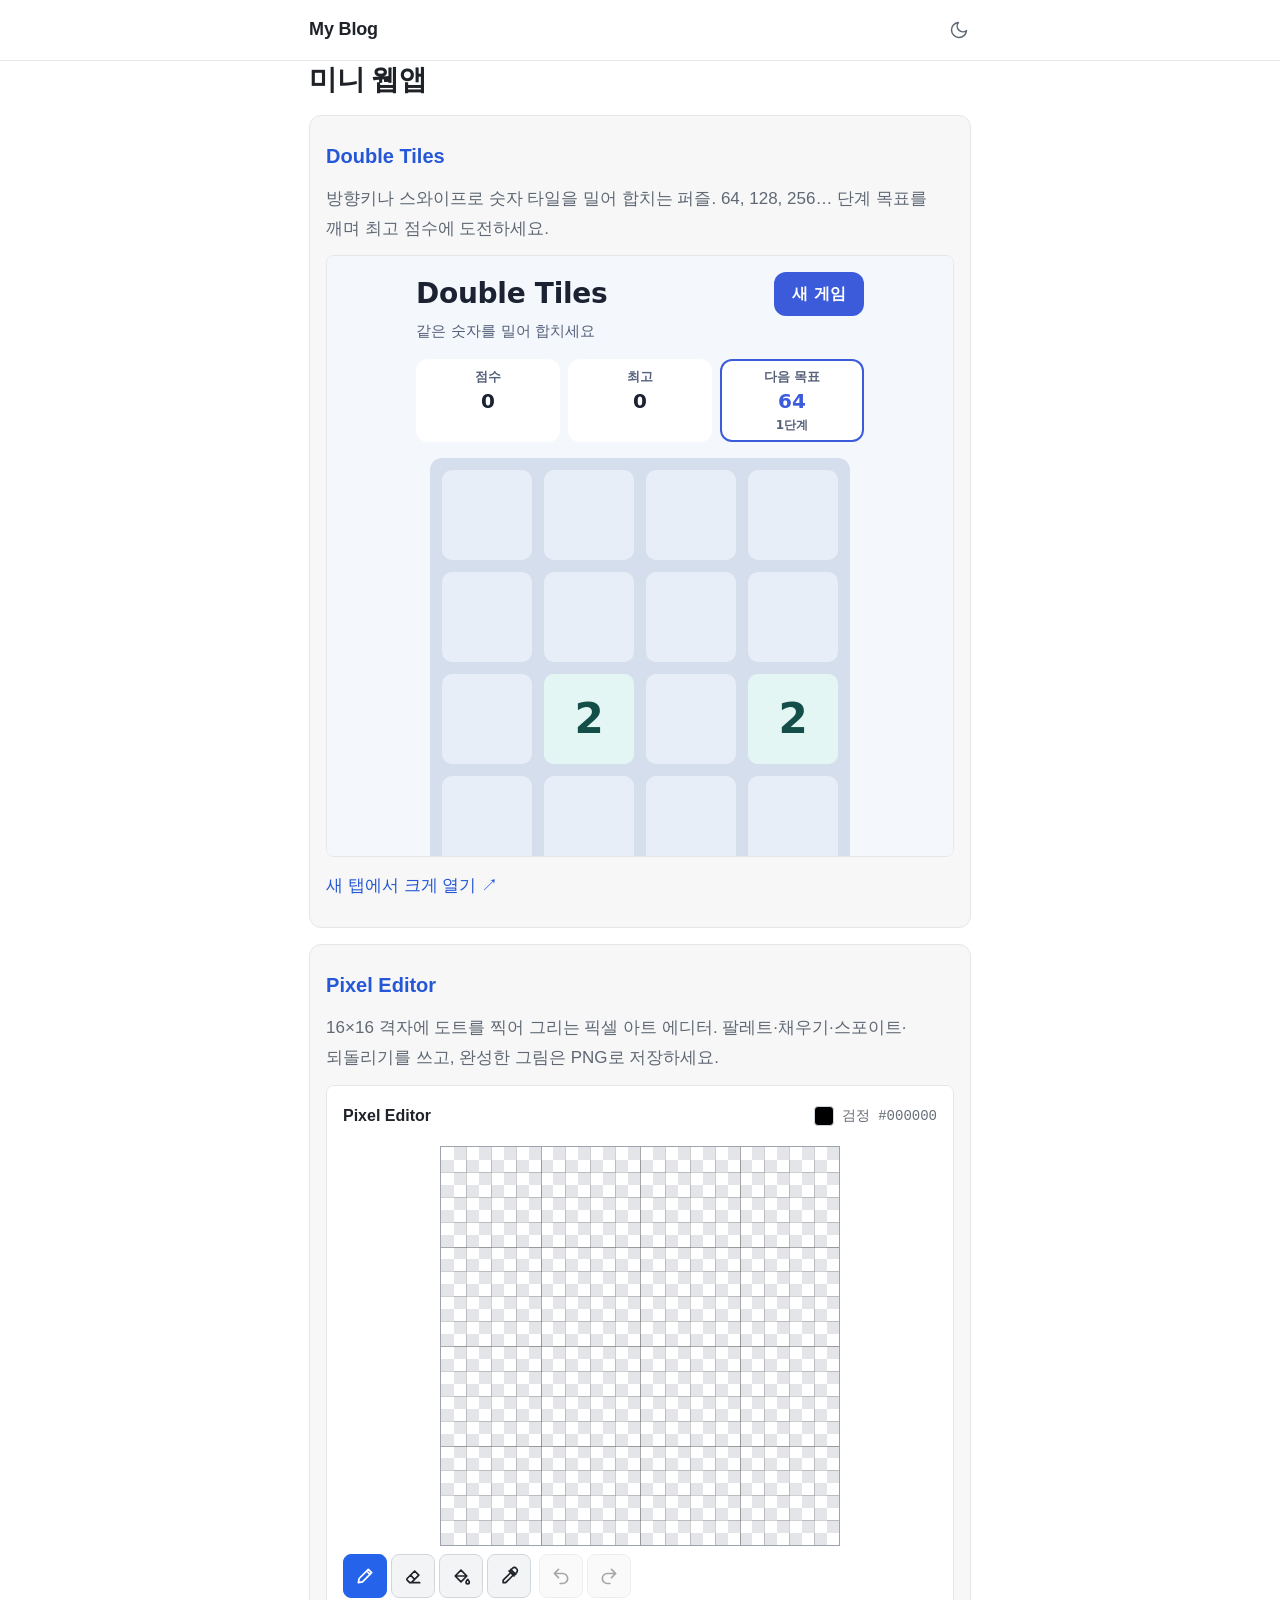
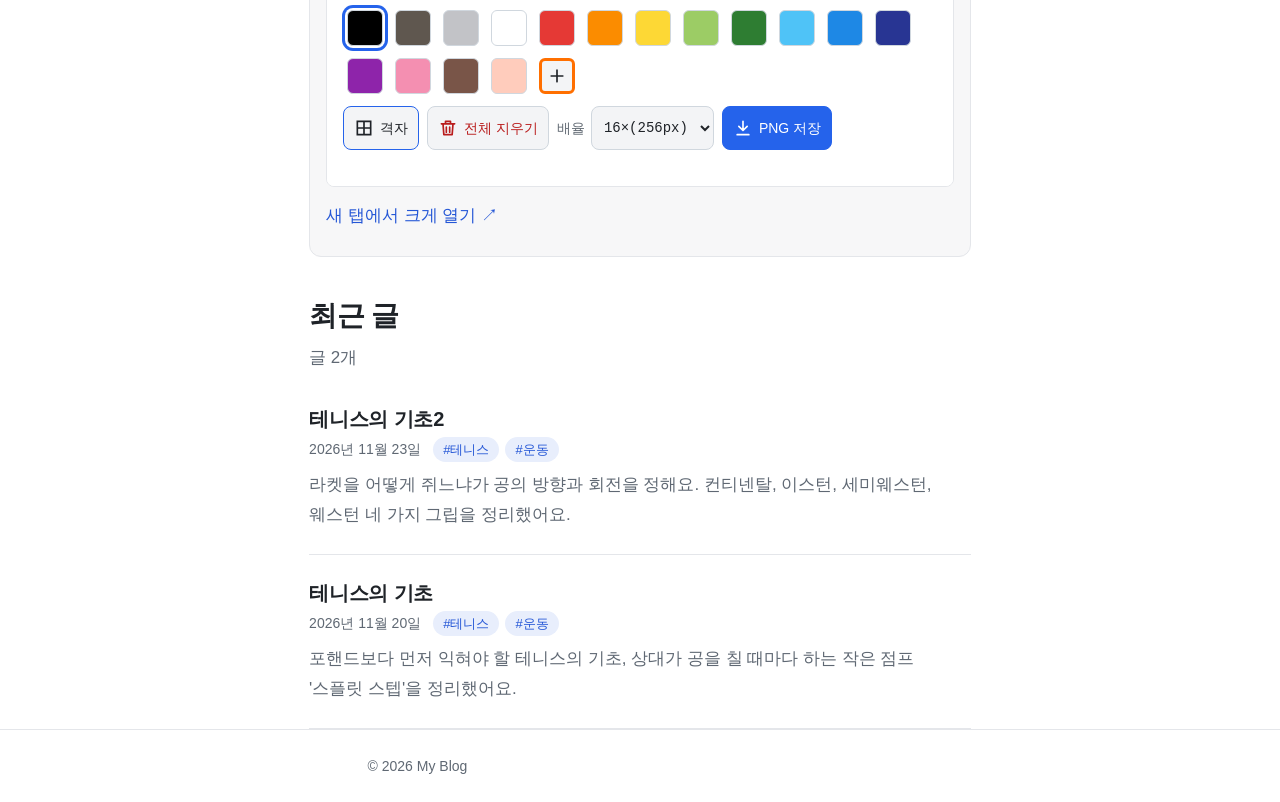
<file: index.html>
<!doctype html>
<html lang="ko">
<head>
  <meta charset="utf-8">
  <meta name="viewport" content="width=device-width, initial-scale=1">
  <title>My Blog</title>
  <meta name="description" content="마크다운으로 쓰는 개인 블로그">
  <meta name="color-scheme" content="light dark">
  <script>
    // 첫 화면 깜빡임 방지: CSS가 적용되기 전에 테마를 결정합니다.
    (function () {
      var theme = null;
      try { theme = localStorage.getItem('theme'); } catch (e) {}
      if (theme !== 'light' && theme !== 'dark') {
        theme = window.matchMedia('(prefers-color-scheme: dark)').matches ? 'dark' : 'light';
      }
      document.documentElement.setAttribute('data-theme', theme);
    })();
  </script>
  <link rel="stylesheet" href="css/style.css">
</head>
<body>
  <a class="skip-link" href="#app">본문으로 건너뛰기</a>

  <header class="site-header">
    <div class="container header-inner">
      <a class="site-title" href="#/">My Blog</a>
      <button class="theme-toggle" type="button" aria-label="다크 모드로 전환">
        <svg class="icon icon-moon" viewBox="0 0 24 24" aria-hidden="true">
          <path d="M21 12.8A9 9 0 1 1 11.2 3a7 7 0 0 0 9.8 9.8z"/>
        </svg>
        <svg class="icon icon-sun" viewBox="0 0 24 24" aria-hidden="true">
          <circle cx="12" cy="12" r="4.5"/>
          <path d="M12 1.5v2.5M12 20v2.5M4.6 4.6l1.8 1.8M17.6 17.6l1.8 1.8M1.5 12H4M20 12h2.5M4.6 19.4l1.8-1.8M17.6 6.4l1.8-1.8"/>
        </svg>
      </button>
    </div>
  </header>

  <main id="app" class="container" tabindex="-1">
    <p class="status">불러오는 중…</p>
  </main>

  <footer class="site-footer">
    <div class="container">
      <p>© <span id="year"></span> My Blog</p>
    </div>
  </footer>

  <script>
    // 파일로 직접 열면(file://) 브라우저가 모듈 스크립트를 막으므로 여기서 안내합니다.
    if (location.protocol === 'file:') {
      document.getElementById('app').innerHTML =
        '<div class="notice"><h1>로컬 서버로 열어 주세요</h1>' +
        '<p>브라우저 보안 정책 때문에 <code>index.html</code>을 파일로 직접 열면 글을 읽을 수 없어요.</p>' +
        '<p>블로그 폴더에서 <code>node serve.mjs</code>를 실행한 뒤 ' +
        '<code>http://localhost:8000</code>을 열어 주세요.</p></div>';
    }
  </script>
  <!-- 미니 웹앱 카드: 글 목록 화면 위쪽에 js/app.js가 넣습니다. 새 앱은 <li class="app-card">를 추가합니다. -->
  <template id="app-cards">
    <section class="app-section" aria-labelledby="app-section-title">
      <h2 class="page-heading" id="app-section-title">미니 웹앱</h2>
      <ul class="app-list">
        <li class="app-card">
          <article>
            <h3 class="app-card-title"><a href="apps/double-tiles/">Double Tiles</a></h3>
            <p class="app-card-desc">방향키나 스와이프로 숫자 타일을 밀어 합치는 퍼즐. 64, 128, 256… 단계 목표를 깨며 최고 점수에 도전하세요.</p>
            <div class="app-card-frame">
              <iframe src="apps/double-tiles/" title="Double Tiles 게임" loading="lazy"></iframe>
            </div>
            <p class="app-card-link"><a href="apps/double-tiles/" target="_blank" rel="noopener">새 탭에서 크게 열기 ↗</a></p>
          </article>
        </li>
        <li class="app-card">
          <article>
            <h3 class="app-card-title"><a href="apps/pixel-editor/">Pixel Editor</a></h3>
            <p class="app-card-desc">16×16 격자에 도트를 찍어 그리는 픽셀 아트 에디터. 팔레트·채우기·스포이트·되돌리기를 쓰고, 완성한 그림은 PNG로 저장하세요.</p>
            <div class="app-card-frame" style="--frame-height: 700px">
              <iframe src="apps/pixel-editor/" title="Pixel Editor 픽셀 아트 에디터" loading="lazy"></iframe>
            </div>
            <p class="app-card-link"><a href="apps/pixel-editor/" target="_blank" rel="noopener">새 탭에서 크게 열기 ↗</a></p>
          </article>
        </li>
      </ul>
    </section>
  </template>

  <script type="module" src="js/theme.js"></script>
  <script type="module" src="js/app.js"></script>
</body>
</html>
</file>
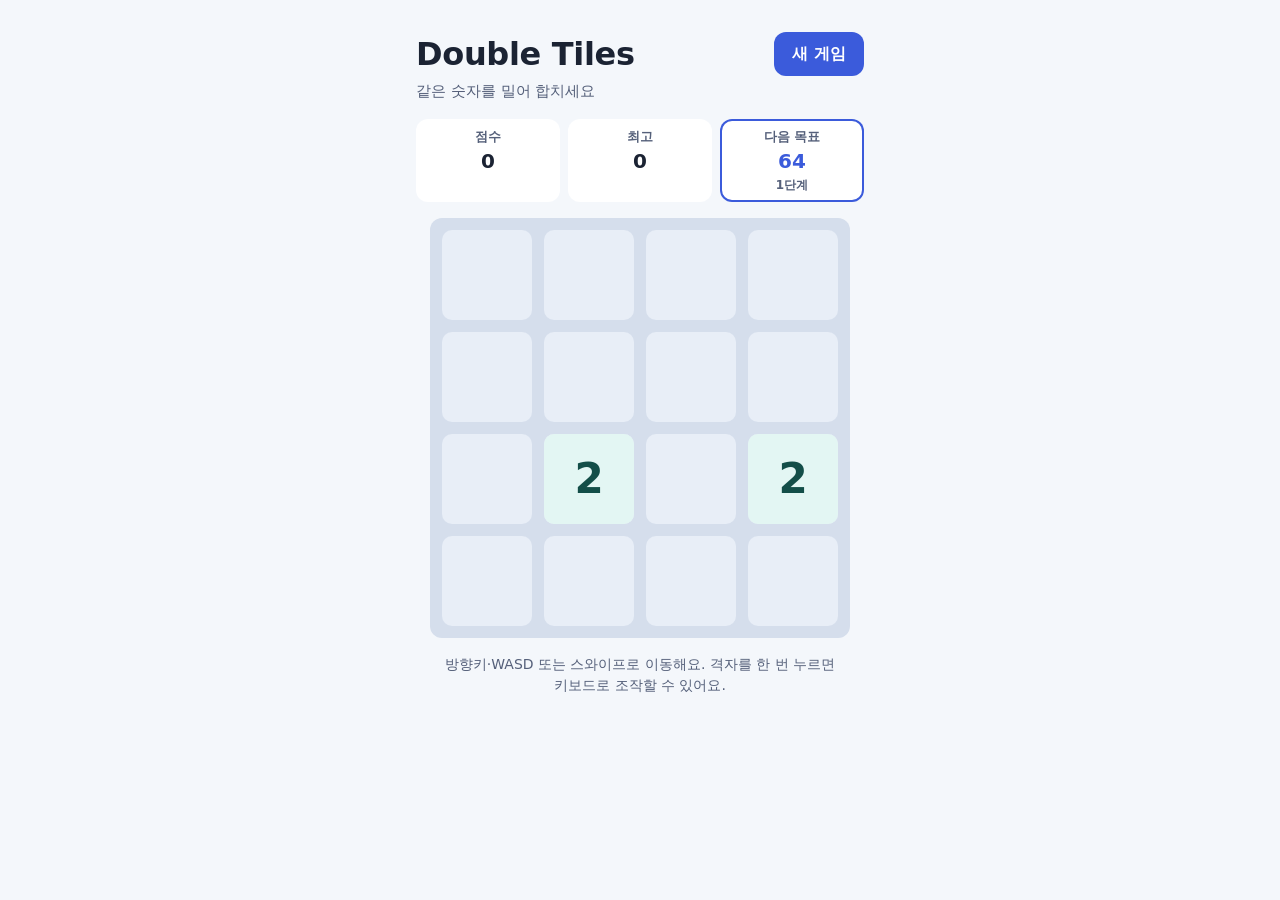
<file: apps/double-tiles/index.html>
<!doctype html>
<html lang="ko">
<head>
  <meta charset="utf-8">
  <meta name="viewport" content="width=device-width, initial-scale=1">
  <meta name="color-scheme" content="light dark">
  <title>Double Tiles</title>
  <link rel="stylesheet" href="./style.css">
  <script type="module" src="./ui.js"></script>
</head>
<body>
  <div class="app">
    <header class="app-header">
      <div class="title-row">
        <h1>Double Tiles</h1>
        <button type="button" id="new-game" class="btn">새 게임</button>
      </div>
      <p class="subtitle">같은 숫자를 밀어 합치세요</p>
    </header>

    <main>
      <dl class="scoreboard">
        <div class="score-box">
          <dt>점수</dt>
          <dd><span id="score" class="score-value">0</span><span id="score-add" class="score-add" aria-hidden="true"></span></dd>
        </div>
        <div class="score-box">
          <dt>최고</dt>
          <dd><span id="best" class="score-value">0</span></dd>
        </div>
        <div class="score-box target-box" id="target-badge">
          <dt>다음 목표</dt>
          <dd><span id="target" class="score-value">64</span><span id="stage" class="stage-label">1단계</span></dd>
        </div>
      </dl>

      <div class="board-wrap">
        <div id="board" tabindex="0" role="group" aria-label="4×4 게임 격자" aria-describedby="help">
          <div class="cells" aria-hidden="true">
            <div class="cell"></div><div class="cell"></div><div class="cell"></div><div class="cell"></div>
            <div class="cell"></div><div class="cell"></div><div class="cell"></div><div class="cell"></div>
            <div class="cell"></div><div class="cell"></div><div class="cell"></div><div class="cell"></div>
            <div class="cell"></div><div class="cell"></div><div class="cell"></div><div class="cell"></div>
          </div>
          <div id="tiles" class="tiles" aria-hidden="true"></div>
        </div>

        <div id="game-over" class="game-over" hidden role="dialog" aria-modal="false" aria-labelledby="go-title">
          <div class="game-over-box">
            <h2 id="go-title">더 이상 움직일 수 없어요</h2>
            <p id="go-summary">점수 0 · 1단계</p>
            <p id="go-max">최고 타일 2</p>
            <button type="button" id="restart" class="btn">다시 시작</button>
          </div>
        </div>
      </div>

      <p id="help" class="help">방향키·WASD 또는 스와이프로 이동해요. 격자를 한 번 누르면 키보드로 조작할 수 있어요.</p>
    </main>

    <div id="sr-status" class="visually-hidden" aria-live="polite" aria-atomic="true"></div>
    <div id="sr-alert" class="visually-hidden" aria-live="assertive"></div>
  </div>
</body>
</html>
</file>
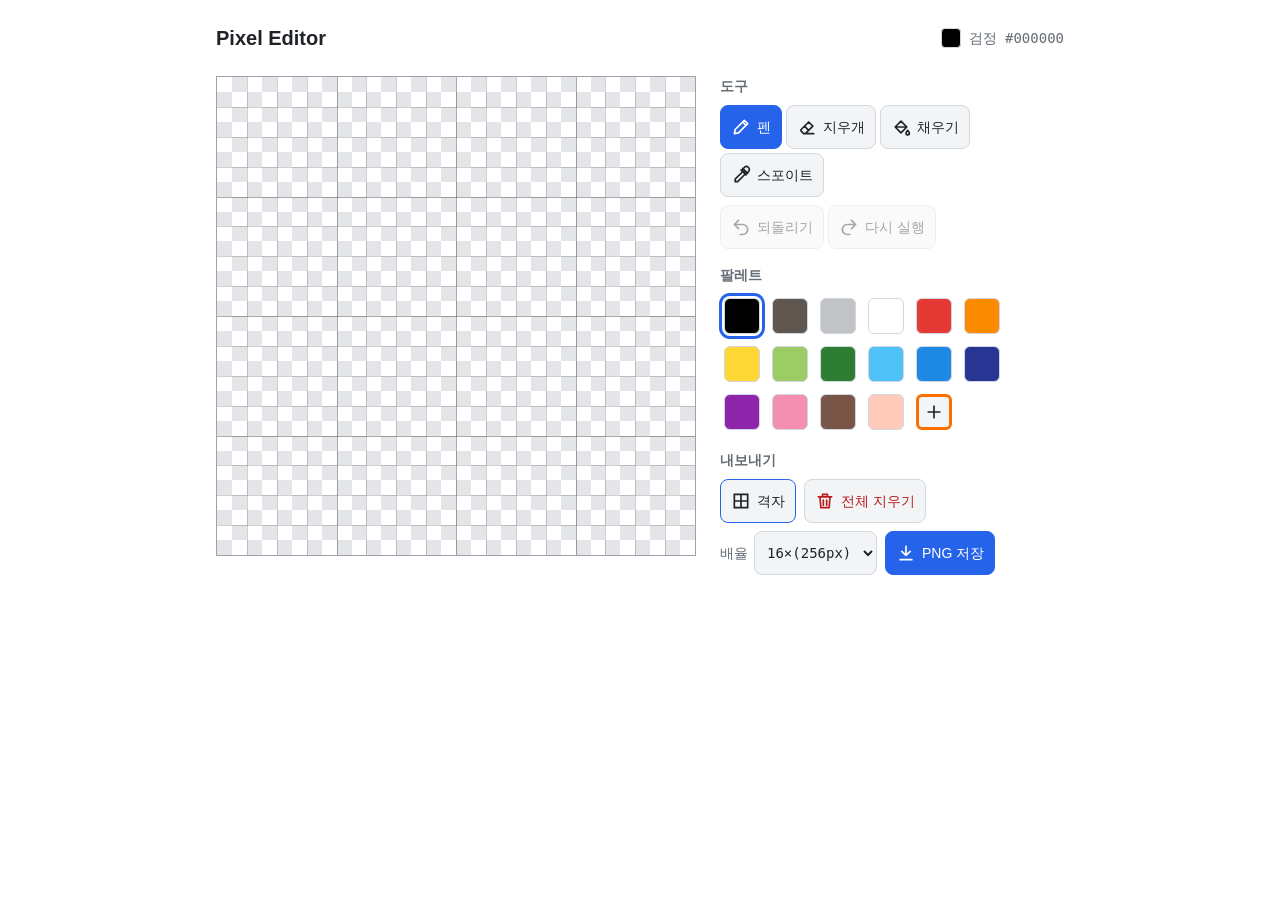
<file: apps/pixel-editor/index.html>
<!doctype html>
<html lang="ko">
<head>
  <meta charset="utf-8">
  <meta name="viewport" content="width=device-width, initial-scale=1">
  <meta name="color-scheme" content="light dark">
  <title>Pixel Editor</title>
  <link rel="stylesheet" href="./style.css">
  <script type="module" src="./js/ui.js"></script>
</head>
<body>
  <div class="app">
    <header class="top-bar">
      <h1 class="app-title">Pixel Editor</h1>
      <div class="current-color" id="current-color">
        <span class="current-swatch" id="current-swatch" aria-hidden="true"></span>
        <span class="current-text" id="current-text">검정 #000000</span>
      </div>
    </header>

    <main class="layout">
      <section class="canvas-area" aria-label="캔버스">
        <canvas id="pixel-canvas" class="pixel-canvas" width="480" height="480"
          aria-label="16×16 픽셀 캔버스" aria-describedby="canvas-help"></canvas>
        <p id="canvas-help" class="visually-hidden">누르거나 드래그해서 칠하세요</p>
      </section>

      <div class="panel">
        <section class="panel-section" aria-label="도구">
          <h2 class="panel-heading">도구</h2>
          <div class="tool-row">
            <div class="tool-group" role="group" aria-label="도구">
              <button type="button" class="tool-button" data-tool="pen" aria-pressed="true" aria-label="펜 (B)" title="펜 (B)">
                <svg viewBox="0 0 24 24" width="20" height="20" aria-hidden="true" focusable="false"><path fill="none" stroke="currentColor" stroke-width="2" stroke-linecap="round" stroke-linejoin="round" d="M4 20l1-5L16 4l4 4L9 19l-5 1zM14 6l4 4"/></svg>
                <span class="tool-label">펜</span>
              </button>
              <button type="button" class="tool-button" data-tool="eraser" aria-pressed="false" aria-label="지우개 (E)" title="지우개 (E)">
                <svg viewBox="0 0 24 24" width="20" height="20" aria-hidden="true" focusable="false"><path fill="none" stroke="currentColor" stroke-width="2" stroke-linecap="round" stroke-linejoin="round" d="M8 20h12M5 15l9-9 5 5-9 9H8l-3-3a1.4 1.4 0 0 1 0-2zM9 11l5 5"/></svg>
                <span class="tool-label">지우개</span>
              </button>
              <button type="button" class="tool-button" data-tool="fill" aria-pressed="false" aria-label="채우기 (G)" title="채우기 (G)">
                <svg viewBox="0 0 24 24" width="20" height="20" aria-hidden="true" focusable="false"><path fill="none" stroke="currentColor" stroke-width="2" stroke-linecap="round" stroke-linejoin="round" d="M5 12l7-7 7 7-7 7-7-7zM5 12h14M20 16s-2 2.5-2 3.5a2 2 0 0 0 4 0c0-1-2-3.5-2-3.5z"/></svg>
                <span class="tool-label">채우기</span>
              </button>
              <button type="button" class="tool-button" data-tool="picker" aria-pressed="false" aria-label="스포이트 (I)" title="스포이트 (I)">
                <svg viewBox="0 0 24 24" width="20" height="20" aria-hidden="true" focusable="false"><path fill="none" stroke="currentColor" stroke-width="2" stroke-linecap="round" stroke-linejoin="round" d="M14 4l6 6M12 6l6 6M16 3a2.1 2.1 0 0 1 5 5l-3 3-5-5 3-3zM13 9l-8 8v3h3l8-8"/></svg>
                <span class="tool-label">스포이트</span>
              </button>
            </div>
            <div class="history-group">
              <button type="button" class="tool-button" id="undo-button" aria-label="되돌리기 (Ctrl+Z)" title="되돌리기 (Ctrl+Z)" disabled>
                <svg viewBox="0 0 24 24" width="20" height="20" aria-hidden="true" focusable="false"><path fill="none" stroke="currentColor" stroke-width="2" stroke-linecap="round" stroke-linejoin="round" d="M9 14L4 9l5-5M4 9h10a6 6 0 0 1 0 12h-3"/></svg>
                <span class="tool-label">되돌리기</span>
              </button>
              <button type="button" class="tool-button" id="redo-button" aria-label="다시 실행 (Ctrl+Shift+Z)" title="다시 실행 (Ctrl+Shift+Z)" disabled>
                <svg viewBox="0 0 24 24" width="20" height="20" aria-hidden="true" focusable="false"><path fill="none" stroke="currentColor" stroke-width="2" stroke-linecap="round" stroke-linejoin="round" d="M15 14l5-5-5-5M20 9H10a6 6 0 0 0 0 12h3"/></svg>
                <span class="tool-label">다시 실행</span>
              </button>
            </div>
          </div>
        </section>

        <section class="panel-section" aria-label="팔레트 영역">
          <h2 class="panel-heading">팔레트</h2>
          <div class="palette" id="palette" role="group" aria-label="팔레트">
            <label class="custom-color" id="custom-color-wrap" title="사용자 지정 색">
              <svg class="custom-icon" viewBox="0 0 24 24" width="20" height="20" aria-hidden="true" focusable="false"><path fill="none" stroke="currentColor" stroke-width="2" stroke-linecap="round" d="M12 5v14M5 12h14"/></svg>
              <input type="color" id="custom-color" class="custom-input" value="#ff6f00" aria-label="사용자 지정 색 (현재 #ff6f00)">
            </label>
          </div>
        </section>

        <section class="panel-section" aria-label="내보내기">
          <h2 class="panel-heading">내보내기</h2>
          <div class="action-row">
            <button type="button" class="action-button" id="grid-button" aria-pressed="true" title="격자선 (#)">
              <svg viewBox="0 0 24 24" width="20" height="20" aria-hidden="true" focusable="false"><path fill="none" stroke="currentColor" stroke-width="2" d="M4 4h16v16H4zM4 12h16M12 4v16"/></svg>
              <span>격자</span>
            </button>
            <button type="button" class="action-button danger" id="clear-button" aria-label="전체 지우기">
              <svg viewBox="0 0 24 24" width="20" height="20" aria-hidden="true" focusable="false"><path fill="none" stroke="currentColor" stroke-width="2" stroke-linecap="round" stroke-linejoin="round" d="M4 7h16M10 11v6M14 11v6M6 7l1 13h10l1-13M9 7V4h6v3"/></svg>
              <span class="clear-label"><span class="clear-prefix">전체 </span>지우기</span>
            </button>
            <label class="scale-field">
              <span class="scale-label">배율</span>
              <select id="scale-select" class="scale-select">
                <option value="1">1×(16px)</option>
                <option value="8">8×(128px)</option>
                <option value="16" selected>16×(256px)</option>
                <option value="32">32×(512px)</option>
              </select>
            </label>
            <button type="button" class="action-button primary" id="save-button">
              <svg viewBox="0 0 24 24" width="20" height="20" aria-hidden="true" focusable="false"><path fill="none" stroke="currentColor" stroke-width="2" stroke-linecap="round" stroke-linejoin="round" d="M12 4v11M7 10l5 5 5-5M5 20h14"/></svg>
              <span>PNG 저장</span>
            </button>
          </div>
          <p class="save-error" id="save-error" hidden>
            저장할 수 없습니다. 새 탭에서 열어 다시 시도해 주세요.
            <a href="./" target="_blank" rel="noopener">새 탭에서 열기</a>
          </p>
        </section>
      </div>
    </main>

    <div class="visually-hidden" id="announcer" aria-live="polite"></div>
  </div>
</body>
</html>
</file>
<file: css/style.css>
/* ===== 테마 변수 ===== */
:root {
  --bg: #ffffff;
  --surface: #f7f7f8;
  --text: #1f2328;
  --muted: #5f6873;
  --border: #e4e6ea;
  --accent: #2557d6;
  --accent-soft: #e8eefc;
  --code-bg: #f4f5f7;
  --code-text: #1f2328;
  --quote-border: #c9d2e0;
  --shadow: 0 1px 2px rgba(0, 0, 0, 0.04);

  --font-sans: -apple-system, BlinkMacSystemFont, "Apple SD Gothic Neo", "Pretendard",
    "Noto Sans KR", "Malgun Gothic", "Segoe UI", sans-serif;
  --font-mono: ui-monospace, SFMono-Regular, "D2Coding", Consolas, "Liberation Mono", monospace;

  --content-width: 70ch;
  --gutter: 16px;
}

[data-theme="dark"] {
  --bg: #0f1115;
  --surface: #161920;
  --text: #e4e6eb;
  --muted: #9aa3b0;
  --border: #272c36;
  --accent: #7aa7ff;
  --accent-soft: #1b2438;
  --code-bg: #171a21;
  --code-text: #e4e6eb;
  --quote-border: #3a4252;
  --shadow: none;
}

/* ===== 기본 ===== */
*,
*::before,
*::after {
  box-sizing: border-box;
}

html {
  -webkit-text-size-adjust: 100%;
  text-size-adjust: 100%;
}

body {
  margin: 0;
  min-height: 100vh;
  display: flex;
  flex-direction: column;
  background: var(--bg);
  color: var(--text);
  font-family: var(--font-sans);
  font-size: 1.0625rem;
  line-height: 1.75;
  word-break: keep-all;
  overflow-wrap: break-word;
  transition: background-color 0.2s ease, color 0.2s ease;
}

a {
  color: var(--accent);
  text-decoration: none;
}

a:hover {
  text-decoration: underline;
  text-underline-offset: 3px;
}

:focus-visible {
  outline: 2px solid var(--accent);
  outline-offset: 2px;
  border-radius: 4px;
}

img {
  max-width: 100%;
  height: auto;
}

.container {
  width: 100%;
  max-width: calc(var(--content-width) + var(--gutter) * 2);
  margin: 0 auto;
  padding: 0 var(--gutter);
}

.skip-link {
  position: absolute;
  left: -9999px;
  top: 0;
}

.skip-link:focus {
  left: var(--gutter);
  top: 8px;
  z-index: 10;
  padding: 8px 12px;
  background: var(--bg);
  border: 1px solid var(--border);
}

/* ===== 헤더 / 푸터 ===== */
.site-header {
  position: sticky;
  top: 0;
  z-index: 5;
  background: color-mix(in srgb, var(--bg) 88%, transparent);
  -webkit-backdrop-filter: saturate(180%) blur(8px);
  backdrop-filter: saturate(180%) blur(8px);
  border-bottom: 1px solid var(--border);
}

.header-inner {
  display: flex;
  align-items: center;
  justify-content: space-between;
  min-height: 60px;
}

.site-title {
  color: var(--text);
  font-weight: 700;
  font-size: 1.125rem;
  letter-spacing: -0.01em;
  padding: 10px 0;
}

.site-title:hover {
  text-decoration: none;
}

.theme-toggle {
  display: inline-flex;
  align-items: center;
  justify-content: center;
  width: 44px;
  height: 44px;
  margin-right: -10px;
  padding: 0;
  border: 0;
  border-radius: 10px;
  background: transparent;
  color: var(--muted);
  cursor: pointer;
}

.theme-toggle:hover {
  background: var(--surface);
  color: var(--text);
}

.icon {
  width: 20px;
  height: 20px;
  fill: none;
  stroke: currentColor;
  stroke-width: 1.8;
  stroke-linecap: round;
  stroke-linejoin: round;
}

/* 지금 테마와 반대되는 아이콘을 보여줍니다 */
.icon-sun { display: none; }
[data-theme="dark"] .icon-sun { display: block; }
[data-theme="dark"] .icon-moon { display: none; }

main {
  flex: 1;
  padding-top: 32px;
  padding-bottom: 64px;
}

main:focus {
  outline: none;
}

.site-footer {
  border-top: 1px solid var(--border);
  color: var(--muted);
  font-size: 0.875rem;
}

.site-footer p {
  margin: 24px 0;
}

/* ===== 상태 메시지 ===== */
.status {
  color: var(--muted);
}

.notice {
  padding: 20px;
  border: 1px solid var(--border);
  border-radius: 12px;
  background: var(--surface);
}

.notice h1 {
  margin: 0 0 8px;
  font-size: 1.25rem;
}

.notice p {
  margin: 0 0 8px;
}

.retry-button {
  min-height: 44px;
  padding: 0 16px;
  border: 1px solid var(--border);
  border-radius: 10px;
  background: var(--bg);
  color: var(--text);
  font: inherit;
  cursor: pointer;
}

.retry-button:hover {
  border-color: var(--accent);
}

/* ===== 글 목록 ===== */
.page-heading {
  margin: 0 0 8px;
  font-size: 1.5rem;
  line-height: 1.35;
  letter-spacing: -0.02em;
}

.page-sub {
  margin: 0 0 24px;
  color: var(--muted);
}

.post-list {
  list-style: none;
  margin: 0;
  padding: 0;
}

.post-item {
  padding: 24px 0;
  border-bottom: 1px solid var(--border);
}

.post-item:first-child {
  padding-top: 8px;
}

.post-item-title {
  margin: 0 0 4px;
  font-size: 1.25rem;
  line-height: 1.4;
  letter-spacing: -0.01em;
}

.post-item-title a {
  color: var(--text);
}

.post-item-title a:hover {
  color: var(--accent);
  text-decoration: none;
}

.post-item-desc {
  margin: 8px 0 0;
  color: var(--muted);
}

/* ===== 메타 정보 / 태그 ===== */
.post-meta {
  display: flex;
  flex-wrap: wrap;
  align-items: center;
  gap: 4px 12px;
  color: var(--muted);
  font-size: 0.875rem;
}

.tag-list {
  display: flex;
  flex-wrap: wrap;
  gap: 6px;
  margin: 0;
  padding: 0;
  list-style: none;
}

.tag {
  display: inline-block;
  padding: 1px 10px;
  border-radius: 999px;
  background: var(--accent-soft);
  color: var(--accent);
  font-size: 0.8125rem;
  line-height: 1.8;
}

.tag:hover {
  text-decoration: none;
  filter: brightness(0.96);
}

/* ===== 글 상세 ===== */
.post-header {
  margin-bottom: 32px;
  padding-bottom: 24px;
  border-bottom: 1px solid var(--border);
}

.post-title {
  margin: 0 0 12px;
  font-size: 1.75rem;
  line-height: 1.3;
  letter-spacing: -0.02em;
}

.post-content > :first-child {
  margin-top: 0;
}

.post-content h1,
.post-content h2,
.post-content h3,
.post-content h4,
.post-content h5,
.post-content h6 {
  margin: 2em 0 0.6em;
  line-height: 1.35;
  letter-spacing: -0.01em;
  scroll-margin-top: 76px;
}

.post-content h1 { font-size: 1.5rem; }
.post-content h2 { font-size: 1.375rem; padding-bottom: 0.3em; border-bottom: 1px solid var(--border); }
.post-content h3 { font-size: 1.1875rem; }
.post-content h4 { font-size: 1.0625rem; }
.post-content h5,
.post-content h6 { font-size: 1rem; color: var(--muted); }

.post-content p,
.post-content ul,
.post-content ol,
.post-content blockquote,
.post-content pre,
.post-content .table-wrap {
  margin: 0 0 1.25em;
}

.post-content ul,
.post-content ol {
  padding-left: 1.5em;
}

.post-content li {
  margin: 0.25em 0;
}

.post-content li > ul,
.post-content li > ol {
  margin: 0.25em 0 0;
}

.post-content .task-list {
  padding-left: 0.25em;
  list-style: none;
}

.post-content .task-item input {
  margin: 0 0.4em 0 0;
  accent-color: var(--accent);
  vertical-align: -0.1em;
}

.post-content blockquote {
  padding: 0.25em 1em;
  border-left: 4px solid var(--quote-border);
  color: var(--muted);
}

.post-content blockquote > :last-child {
  margin-bottom: 0;
}

.post-content hr {
  height: 1px;
  margin: 2.5em 0;
  border: 0;
  background: var(--border);
}

.post-content img {
  display: block;
  margin: 1.5em auto;
  border-radius: 8px;
}

.post-content a {
  text-decoration: underline;
  text-decoration-color: color-mix(in srgb, var(--accent) 40%, transparent);
  text-underline-offset: 3px;
}

.post-content a:hover {
  text-decoration-color: var(--accent);
}

/* 코드 */
code,
pre {
  font-family: var(--font-mono);
  font-size: 0.875em;
}

:not(pre) > code {
  padding: 0.15em 0.4em;
  border-radius: 5px;
  background: var(--code-bg);
  color: var(--code-text);
}

pre {
  overflow-x: auto;
  padding: 16px;
  border: 1px solid var(--border);
  border-radius: 10px;
  background: var(--code-bg);
  color: var(--code-text);
  line-height: 1.6;
  word-break: normal;
  -webkit-overflow-scrolling: touch;
}

pre code {
  font-size: inherit;
  white-space: pre;
}

/* 표 */
.table-wrap {
  overflow-x: auto;
  -webkit-overflow-scrolling: touch;
}

table {
  width: 100%;
  border-collapse: collapse;
  font-size: 0.9375rem;
}

th,
td {
  padding: 8px 12px;
  border: 1px solid var(--border);
  text-align: left;
  vertical-align: top;
}

th {
  background: var(--surface);
  font-weight: 600;
}

/* 이전/다음 글 */
.post-nav {
  display: grid;
  gap: 12px;
  margin-top: 48px;
  padding-top: 24px;
  border-top: 1px solid var(--border);
}

.post-nav a {
  display: block;
  padding: 12px 16px;
  border: 1px solid var(--border);
  border-radius: 10px;
  color: var(--text);
}

.post-nav a:hover {
  border-color: var(--accent);
  text-decoration: none;
}

.post-nav .label {
  display: block;
  color: var(--muted);
  font-size: 0.8125rem;
}

.post-nav .next {
  text-align: right;
}

.back-link {
  display: inline-block;
  margin-top: 24px;
  padding: 10px 0;
}

/* ===== 미니 웹앱 카드 ===== */
.app-section {
  margin-bottom: 40px;
}

.app-list {
  list-style: none;
  margin: 16px 0 0;
  padding: 0;
  display: grid;
  gap: 16px;
}

.app-card {
  padding: 16px;
  border: 1px solid var(--border);
  border-radius: 12px;
  background: var(--surface);
}

.app-card-title {
  margin: 0 0 4px;
  font-size: 1.25rem;
  line-height: 1.4;
}

.app-card-desc {
  margin: 0 0 12px;
  color: var(--muted);
}

.app-card-frame {
  border: 1px solid var(--border);
  border-radius: 8px;
  overflow: hidden;
  background: var(--bg);
}

.app-card-frame iframe {
  display: block;
  width: 100%;
  height: var(--frame-height, 600px); /* 앱마다 카드에서 style="--frame-height: …"로 조절 */
  border: 0;
}

.app-card-link {
  margin: 4px 0 0;
}

.app-card-link a,
.app-card-title a {
  display: inline-block;
  min-height: 44px;
  padding: 10px 0;
}

/* ===== 큰 화면 ===== */
@media (min-width: 768px) {
  :root {
    --gutter: 24px;
  }

  main {
    padding-top: 56px;
  }

  .page-heading {
    font-size: 1.75rem;
  }

  .post-title {
    font-size: 2.25rem;
  }

  .post-content h2 {
    font-size: 1.5rem;
  }

  .post-nav {
    grid-template-columns: 1fr 1fr;
  }

  .post-nav .next {
    grid-column: 2;
  }
}

@media (prefers-reduced-motion: reduce) {
  body {
    transition: none;
  }
}
</file>
<file: apps/double-tiles/style.css>
/* Double Tiles — 심해에서 오로라로 (Deep Sea → Aurora) */

:root {
  --bg: #f4f7fb;
  --surface: #ffffff;
  --board: #d5deec;
  --cell: #e8eef7;
  --text: #1b2333;
  --text-muted: #55607a;
  --accent: #3b5bdb;
  --accent-contrast: #ffffff;
  --accent-glow: rgba(59, 91, 219, 0.35);
  --focus: #1c7ed6;
  --overlay: rgba(244, 247, 251, 0.88);
  --radius: 12px;
  --tile-radius: 10px;
  --gap: clamp(6px, 2.5vw, 12px);
  --motion: 120ms;
  --pop: 150ms;

  --tile-1-bg: #e3f6f3;  --tile-1-fg: #134e48;
  --tile-2-bg: #c3ece5;  --tile-2-fg: #134e48;
  --tile-3-bg: #8fdccf;  --tile-3-fg: #0f3d38;
  --tile-4-bg: #4fc4b4;  --tile-4-fg: #0b2e2a;
  --tile-5-bg: #1588a6;  --tile-5-fg: #ffffff;
  --tile-6-bg: #1c7ed6;  --tile-6-fg: #ffffff;
  --tile-7-bg: #3b5bdb;  --tile-7-fg: #ffffff;
  --tile-8-bg: #5f3dc4;  --tile-8-fg: #ffffff;
  --tile-9-bg: #862e9c;  --tile-9-fg: #ffffff;
  --tile-10-bg: #c2255c; --tile-10-fg: #ffffff;
  --tile-11-bg: #1f2a5a; --tile-11-fg: #e7f5ff;
  --tile-max-bg: #0d1330; --tile-max-fg: #a5d8ff;

  color-scheme: light dark;
}

@media (prefers-color-scheme: dark) {
  :root {
    --bg: #0f1420;
    --surface: #171e2e;
    --board: #222b3f;
    --cell: #2b3550;
    --text: #e6ebf5;
    --text-muted: #9aa6bd;
    --accent: #7c9cff;
    --accent-contrast: #0f1420;
    --accent-glow: rgba(124, 156, 255, 0.4);
    --focus: #66d9e8;
    --overlay: rgba(15, 20, 32, 0.88);

    --tile-1-bg: #23413f;  --tile-1-fg: #c3fae8;
    --tile-2-bg: #1f5650;  --tile-2-fg: #c3fae8;
    --tile-3-bg: #17706a;  --tile-3-fg: #e6fcf5;
    --tile-4-bg: #0c8599;  --tile-4-fg: #ffffff;
    --tile-5-bg: #1971c2;  --tile-5-fg: #ffffff;
    --tile-6-bg: #3b5bdb;  --tile-6-fg: #ffffff;
    --tile-7-bg: #5f3dc4;  --tile-7-fg: #ffffff;
    --tile-8-bg: #862e9c;  --tile-8-fg: #ffffff;
    --tile-9-bg: #a61e4d;  --tile-9-fg: #ffffff;
    --tile-10-bg: #d6336c; --tile-10-fg: #ffffff;
    --tile-11-bg: #eebefa; --tile-11-fg: #3b0a45;
    --tile-max-bg: #ffffff; --tile-max-fg: #1b2333;
  }
}

/* ---------- 기본 ---------- */

*,
*::before,
*::after {
  box-sizing: border-box;
}

html,
body {
  overscroll-behavior: contain;
}

body {
  margin: 0;
  background: var(--bg);
  color: var(--text);
  font-family: system-ui, -apple-system, 'Segoe UI', 'Noto Sans KR', sans-serif;
  line-height: 1.5;
  word-break: keep-all;
  overflow-wrap: break-word;
  overflow-x: hidden;
}

[hidden] {
  display: none !important;
}

.visually-hidden {
  position: absolute;
  width: 1px;
  height: 1px;
  padding: 0;
  margin: -1px;
  overflow: hidden;
  clip: rect(0 0 0 0);
  clip-path: inset(50%);
  white-space: nowrap;
  border: 0;
}

:focus-visible {
  outline: 3px solid var(--focus);
  outline-offset: 3px;
}

.app {
  max-width: 480px;
  margin: 0 auto;
  padding: 16px;
}

/* ---------- 헤더 ---------- */

.title-row {
  display: flex;
  align-items: center;
  justify-content: space-between;
  gap: 12px;
}

h1 {
  margin: 0;
  font-size: 1.75rem;
  line-height: 1.2;
  letter-spacing: -0.01em;
}

.subtitle {
  margin: 4px 0 0;
  color: var(--text-muted);
  font-size: 0.9375rem;
}

.btn {
  min-height: 44px;
  min-width: 44px;
  padding: 0 18px;
  border: 0;
  border-radius: var(--radius);
  background: var(--accent);
  color: var(--accent-contrast);
  font: inherit;
  font-weight: 700;
  cursor: pointer;
  flex-shrink: 0;
}

.btn:hover {
  filter: brightness(1.08);
}

/* ---------- 점수판 ---------- */

.scoreboard {
  display: grid;
  grid-template-columns: repeat(3, minmax(0, 1fr));
  gap: 8px;
  margin: 16px 0;
}

.score-box {
  position: relative;
  padding: 8px 10px;
  border-radius: var(--radius);
  background: var(--surface);
  text-align: center;
  min-width: 0;
}

.score-box dt {
  color: var(--text-muted);
  font-size: 0.8125rem;
  font-weight: 600;
}

.score-box dd {
  margin: 0;
  position: relative;
}

.score-value {
  display: block;
  font-size: 1.25rem;
  font-weight: 800;
  font-variant-numeric: tabular-nums;
  overflow: hidden;
  text-overflow: ellipsis;
  white-space: nowrap;
}

.target-box {
  box-shadow: inset 0 0 0 2px var(--accent);
}

.target-box .score-value {
  color: var(--accent);
}

.stage-label {
  display: block;
  color: var(--text-muted);
  font-size: 0.75rem;
  font-weight: 600;
}

.target-box.is-glow {
  animation: glow 600ms ease-out;
}

@keyframes glow {
  0% { box-shadow: inset 0 0 0 2px var(--accent), 0 0 0 0 var(--accent-glow); }
  40% { box-shadow: inset 0 0 0 2px var(--accent), 0 0 0 10px var(--accent-glow); }
  100% { box-shadow: inset 0 0 0 2px var(--accent), 0 0 0 0 var(--accent-glow); }
}

.score-add {
  position: absolute;
  left: 50%;
  top: 0;
  color: var(--accent);
  font-weight: 800;
  font-size: 0.875rem;
  font-variant-numeric: tabular-nums;
  pointer-events: none;
  opacity: 0;
  transform: translate(-50%, 0);
}

.score-add.is-show {
  animation: float-up 600ms ease-out;
}

@keyframes float-up {
  0% { opacity: 1; transform: translate(-50%, 0); }
  100% { opacity: 0; transform: translate(-50%, -24px); }
}

/* ---------- 격자 ---------- */

.board-wrap {
  position: relative;
  width: min(100%, 420px);
  margin: 0 auto;
}

#board {
  position: relative;
  width: 100%;
  aspect-ratio: 1;
  border-radius: var(--radius);
  background: var(--board);
  touch-action: none;
  user-select: none;
  -webkit-user-select: none;
  container-type: inline-size;
}

.cells {
  position: absolute;
  inset: 0;
  display: grid;
  grid-template-columns: repeat(4, 1fr);
  grid-template-rows: repeat(4, 1fr);
  gap: var(--gap);
  padding: var(--gap);
}

.cell {
  border-radius: var(--tile-radius);
  background: var(--cell);
}

.tiles {
  position: absolute;
  inset: var(--gap);
}

.tile {
  position: absolute;
  top: 0;
  left: 0;
  width: calc((100% - 3 * var(--gap)) / 4);
  height: calc((100% - 3 * var(--gap)) / 4);
  transform: translate(calc(var(--col) * (100% + var(--gap))), calc(var(--row) * (100% + var(--gap))));
  transition: transform var(--motion) ease-in-out;
  z-index: 1;
}

.tile.is-merged {
  z-index: 2;
}

.tile.is-leaving {
  z-index: 0;
}

.tile-inner {
  display: flex;
  align-items: center;
  justify-content: center;
  width: 100%;
  height: 100%;
  border-radius: var(--tile-radius);
  font-weight: 800;
  font-variant-numeric: tabular-nums;
  line-height: 1;
  white-space: nowrap;
  overflow: hidden;
  font-size: clamp(16px, 9vw, 42px);
  font-size: clamp(16px, 10cqw, 42px);
}

.tile[data-digits="3"] .tile-inner {
  font-size: clamp(14px, 7.5vw, 34px);
  font-size: clamp(14px, 8cqw, 34px);
}

.tile[data-digits="4"] .tile-inner {
  font-size: clamp(12px, 6vw, 27px);
  font-size: clamp(12px, 6.4cqw, 27px);
}

.tile[data-digits="5"] .tile-inner {
  font-size: clamp(10px, 4.8vw, 22px);
  font-size: clamp(10px, 5.2cqw, 22px);
}

.tile[data-level="1"] .tile-inner { background: var(--tile-1-bg); color: var(--tile-1-fg); }
.tile[data-level="2"] .tile-inner { background: var(--tile-2-bg); color: var(--tile-2-fg); }
.tile[data-level="3"] .tile-inner { background: var(--tile-3-bg); color: var(--tile-3-fg); }
.tile[data-level="4"] .tile-inner { background: var(--tile-4-bg); color: var(--tile-4-fg); }
.tile[data-level="5"] .tile-inner { background: var(--tile-5-bg); color: var(--tile-5-fg); }
.tile[data-level="6"] .tile-inner { background: var(--tile-6-bg); color: var(--tile-6-fg); }
.tile[data-level="7"] .tile-inner { background: var(--tile-7-bg); color: var(--tile-7-fg); }
.tile[data-level="8"] .tile-inner { background: var(--tile-8-bg); color: var(--tile-8-fg); }
.tile[data-level="9"] .tile-inner { background: var(--tile-9-bg); color: var(--tile-9-fg); }
.tile[data-level="10"] .tile-inner { background: var(--tile-10-bg); color: var(--tile-10-fg); }
.tile[data-level="11"] .tile-inner { background: var(--tile-11-bg); color: var(--tile-11-fg); }
.tile[data-level="max"] .tile-inner {
  background: var(--tile-max-bg);
  color: var(--tile-max-fg);
  box-shadow: inset 0 0 0 3px var(--accent);
}

.tile.is-new .tile-inner {
  animation: appear var(--pop) ease-out var(--motion) backwards;
}

.tile.is-merged .tile-inner {
  animation: pop var(--pop) ease-out var(--motion) backwards;
}

@keyframes appear {
  from { transform: scale(0.6); opacity: 0; }
  to { transform: scale(1); opacity: 1; }
}

@keyframes pop {
  0% { transform: scale(1); }
  50% { transform: scale(1.12); }
  100% { transform: scale(1); }
}

/* ---------- 게임 오버 ---------- */

.game-over {
  position: absolute;
  inset: 0;
  z-index: 5;
  display: flex;
  align-items: center;
  justify-content: center;
  padding: 16px;
  border-radius: var(--radius);
  background: var(--overlay);
  text-align: center;
}

.game-over-box h2 {
  margin: 0 0 8px;
  font-size: 1.375rem;
}

.game-over-box p {
  margin: 0 0 4px;
  font-variant-numeric: tabular-nums;
}

.game-over-box .btn {
  margin-top: 12px;
}

/* ---------- 안내 ---------- */

.help {
  margin: 16px 0 0;
  color: var(--text-muted);
  font-size: 0.875rem;
  text-align: center;
}

/* ---------- 미디어 쿼리 ---------- */

@media (min-width: 768px) {
  .app {
    padding-top: 32px;
  }

  h1 {
    font-size: 2rem;
  }
}

@media (max-height: 560px) {
  .subtitle,
  .help {
    display: none;
  }

  .app {
    padding-top: 8px;
    padding-bottom: 8px;
  }

  .scoreboard {
    margin: 8px 0;
  }

  .board-wrap {
    width: min(100%, 420px, max(220px, calc(100vh - 150px)));
  }
}

@media (prefers-reduced-motion: reduce) {
  :root {
    --motion: 0ms;
    --pop: 0ms;
  }

  *,
  *::before,
  *::after {
    animation: none !important;
    transition: none !important;
  }
}
</file>
<file: apps/pixel-editor/style.css>
/* Pixel Editor — 모바일 우선, 색은 모두 CSS 변수 */

:root {
  color-scheme: light dark;
  --bg: #ffffff;
  --surface: #f3f4f6;
  --surface-hover: #e5e7eb;
  --text: #1f2328;
  --muted: #656d76;
  --border: #d0d7de;
  --accent: #2563eb;
  --accent-text: #ffffff;
  --focus: #2563eb;
  --danger: #b91c1c;
  --checker-a: #ffffff;
  --checker-b: #e3e5e8;
  --grid-line: rgba(0, 0, 0, 0.18);
  --canvas-frame: #9ca3af;
}

@media (prefers-color-scheme: dark) {
  :root {
    --bg: #0f1115;
    --surface: #1b1f27;
    --surface-hover: #262b36;
    --text: #e6e6e6;
    --muted: #9aa4b2;
    --border: #2a2f3a;
    --accent: #6ea8fe;
    --accent-text: #0f1115;
    --focus: #6ea8fe;
    --danger: #f87171;
    --checker-a: #3a3f4b;
    --checker-b: #2c313b;
    --grid-line: rgba(255, 255, 255, 0.16);
    --canvas-frame: #4b5563;
  }
}

*,
*::before,
*::after {
  box-sizing: border-box;
}

html,
body {
  margin: 0;
  padding: 0;
}

body {
  background: var(--bg);
  color: var(--text);
  font-family: -apple-system, BlinkMacSystemFont, "Apple SD Gothic Neo", "Pretendard",
    "Noto Sans KR", "Malgun Gothic", sans-serif;
  font-size: 1rem;
  line-height: 1.5;
  word-break: keep-all;
  overflow-wrap: break-word;
  overflow-x: hidden;
}

.visually-hidden {
  position: absolute !important;
  width: 1px;
  height: 1px;
  padding: 0;
  margin: -1px;
  overflow: hidden;
  clip: rect(0 0 0 0);
  white-space: nowrap;
  border: 0;
}

.app {
  max-width: 880px;
  margin: 0 auto;
  padding: 8px 16px 16px;
}

/* 상단 바 */
.top-bar {
  display: flex;
  align-items: center;
  justify-content: space-between;
  gap: 8px;
  min-height: 44px;
  margin-bottom: 8px;
}

.app-title {
  margin: 0;
  font-size: 1rem;
  font-weight: 700;
}

.current-color {
  display: flex;
  align-items: center;
  gap: 8px;
  min-width: 0;
  font-size: 0.875rem;
  color: var(--muted);
}

.current-text {
  font-family: ui-monospace, SFMono-Regular, Consolas, monospace;
  white-space: nowrap;
}

.current-swatch {
  flex: none;
  width: 20px;
  height: 20px;
  border: 1px solid var(--border);
  border-radius: 4px;
  background-color: var(--swatch, transparent);
}

.current-swatch.is-transparent {
  background-color: var(--checker-a);
  background-image: conic-gradient(var(--checker-b) 25%, var(--checker-a) 0 50%, var(--checker-b) 0 75%, var(--checker-a) 0);
  background-size: 10px 10px;
}

/* 레이아웃 */
.layout {
  display: flex;
  flex-direction: column;
  gap: 8px;
}

.canvas-area {
  display: flex;
  justify-content: center;
}

.pixel-canvas {
  display: block;
  width: min(100%, 480px, calc(100dvh - 300px));
  min-width: 224px;
  max-width: 100%;
  aspect-ratio: 1;
  height: auto;
  border: 1px solid var(--canvas-frame);
  image-rendering: pixelated;
  touch-action: none;
  user-select: none;
  -webkit-user-select: none;
  -webkit-touch-callout: none;
  cursor: crosshair;
}

.pixel-canvas.is-picker {
  cursor: copy;
}

.panel {
  display: flex;
  flex-direction: column;
  gap: 8px;
  min-width: 0;
}

.panel-section {
  min-width: 0;
}

.panel-heading {
  position: absolute;
  width: 1px;
  height: 1px;
  margin: -1px;
  overflow: hidden;
  clip: rect(0 0 0 0);
  white-space: nowrap;
}

/* 버튼 공통 */
button,
select,
.custom-color {
  touch-action: manipulation;
}

.tool-button,
.action-button {
  display: inline-flex;
  align-items: center;
  justify-content: center;
  gap: 6px;
  min-width: 44px;
  min-height: 44px;
  padding: 0 10px;
  border: 1px solid var(--border);
  border-radius: 8px;
  background: var(--surface);
  color: var(--text);
  font: inherit;
  font-size: 0.875rem;
  cursor: pointer;
  transition: background-color 0.1s;
}

.tool-button {
  width: 44px;
  padding: 0;
}

.tool-button:hover:not(:disabled),
.action-button:hover:not(:disabled) {
  background: var(--surface-hover);
}

.tool-button[aria-pressed="true"],
.tool-button[aria-pressed="true"]:hover {
  background: var(--accent);
  border-color: var(--accent);
  color: var(--accent-text);
}

.action-button[aria-pressed="false"] {
  color: var(--muted);
}

.action-button[aria-pressed="true"] {
  border-color: var(--accent);
}

.tool-button:disabled,
.action-button:disabled {
  opacity: 0.4;
  cursor: not-allowed;
}

.action-button.danger {
  color: var(--danger);
}

.action-button.primary,
.action-button.primary:hover {
  background: var(--accent);
  border-color: var(--accent);
  color: var(--accent-text);
}

button:focus-visible,
select:focus-visible,
a:focus-visible,
.custom-input:focus-visible {
  outline: 3px solid var(--focus);
  outline-offset: 2px;
}

.tool-label {
  display: none;
}

/* 도구 줄 */
.tool-row {
  display: flex;
  flex-wrap: wrap;
  gap: 8px;
}

.tool-group,
.history-group {
  display: flex;
  gap: 4px;
}

/* 팔레트 */
.palette {
  display: flex;
  flex-wrap: wrap;
  gap: 4px;
}

.palette-swatch,
.custom-color {
  position: relative;
  display: inline-flex;
  align-items: center;
  justify-content: center;
  width: 44px;
  height: 44px;
  padding: 0;
  border: 0;
  border-radius: 8px;
  background: transparent;
  cursor: pointer;
}

.swatch-chip {
  display: block;
  width: 36px;
  height: 36px;
  border: 1px solid var(--border);
  border-radius: 6px;
  background-color: var(--swatch);
}

.palette-swatch[aria-pressed="true"] .swatch-chip,
.custom-color.is-selected {
  box-shadow: 0 0 0 2px var(--bg), 0 0 0 5px var(--accent);
}

.custom-color {
  width: 36px;
  height: 36px;
  margin: 4px;
  border: 3px solid var(--swatch, var(--border));
  border-radius: 6px;
  background: var(--surface);
  color: var(--text);
}

.custom-input {
  position: absolute;
  inset: -7px;
  width: 44px;
  height: 44px;
  margin: 0;
  padding: 0;
  border: 0;
  opacity: 0;
  cursor: pointer;
}

.custom-color:focus-within {
  outline: 3px solid var(--focus);
  outline-offset: 2px;
}

.custom-color:focus-within .custom-input:focus-visible {
  outline: none;
}

/* 작업 줄 */
.action-row {
  display: flex;
  flex-wrap: wrap;
  align-items: center;
  gap: 8px;
}

.scale-field {
  display: inline-flex;
  align-items: center;
  gap: 6px;
  font-size: 0.875rem;
  color: var(--muted);
}

.scale-select {
  min-height: 44px;
  padding: 0 8px;
  border: 1px solid var(--border);
  border-radius: 8px;
  background: var(--surface);
  color: var(--text);
  font: inherit;
  font-family: ui-monospace, SFMono-Regular, Consolas, monospace;
  font-size: 0.875rem;
}

.save-error {
  margin: 8px 0 0;
  font-size: 0.875rem;
  color: var(--danger);
}

.save-error a {
  display: inline-flex;
  align-items: center;
  min-height: 44px;
  color: var(--accent);
}

/* 좁은 화면(iframe 카드 약 310px) */
@media (max-width: 359px) {
  .app {
    padding-left: 8px;
    padding-right: 8px;
  }

  .clear-prefix,
  .scale-label {
    position: absolute;
    width: 1px;
    height: 1px;
    margin: -1px;
    overflow: hidden;
    clip: rect(0 0 0 0);
    white-space: nowrap;
  }
}

/* 낮은 화면: h1 숨김, 상단 바 32px */
@media (max-height: 640px) {
  .app {
    padding-top: 4px;
  }

  .app-title {
    position: absolute;
    width: 1px;
    height: 1px;
    margin: -1px;
    overflow: hidden;
    clip: rect(0 0 0 0);
    white-space: nowrap;
  }

  .top-bar {
    min-height: 32px;
    margin-bottom: 4px;
  }
}

/* 데스크톱 */
@media (min-width: 768px) {
  .app {
    padding-top: 16px;
  }

  .top-bar {
    margin-bottom: 16px;
  }

  .app-title {
    font-size: 1.25rem;
  }

  .layout {
    display: grid;
    grid-template-columns: auto 1fr;
    gap: 24px;
    align-items: start;
  }

  .pixel-canvas {
    width: min(480px, calc(100dvh - 300px));
  }

  .panel {
    max-width: 320px;
    gap: 16px;
  }

  .panel-heading {
    position: static;
    width: auto;
    height: auto;
    margin: 0 0 8px;
    overflow: visible;
    clip: auto;
    font-size: 0.875rem;
    font-weight: 600;
    color: var(--muted);
  }

  .tool-group,
  .history-group {
    flex-wrap: wrap;
  }

  .tool-button {
    width: auto;
    padding: 0 10px;
  }

  .tool-label {
    display: inline;
  }
}

@media (prefers-reduced-motion: reduce) {
  .tool-button,
  .action-button {
    transition: none;
  }
}
</file>
